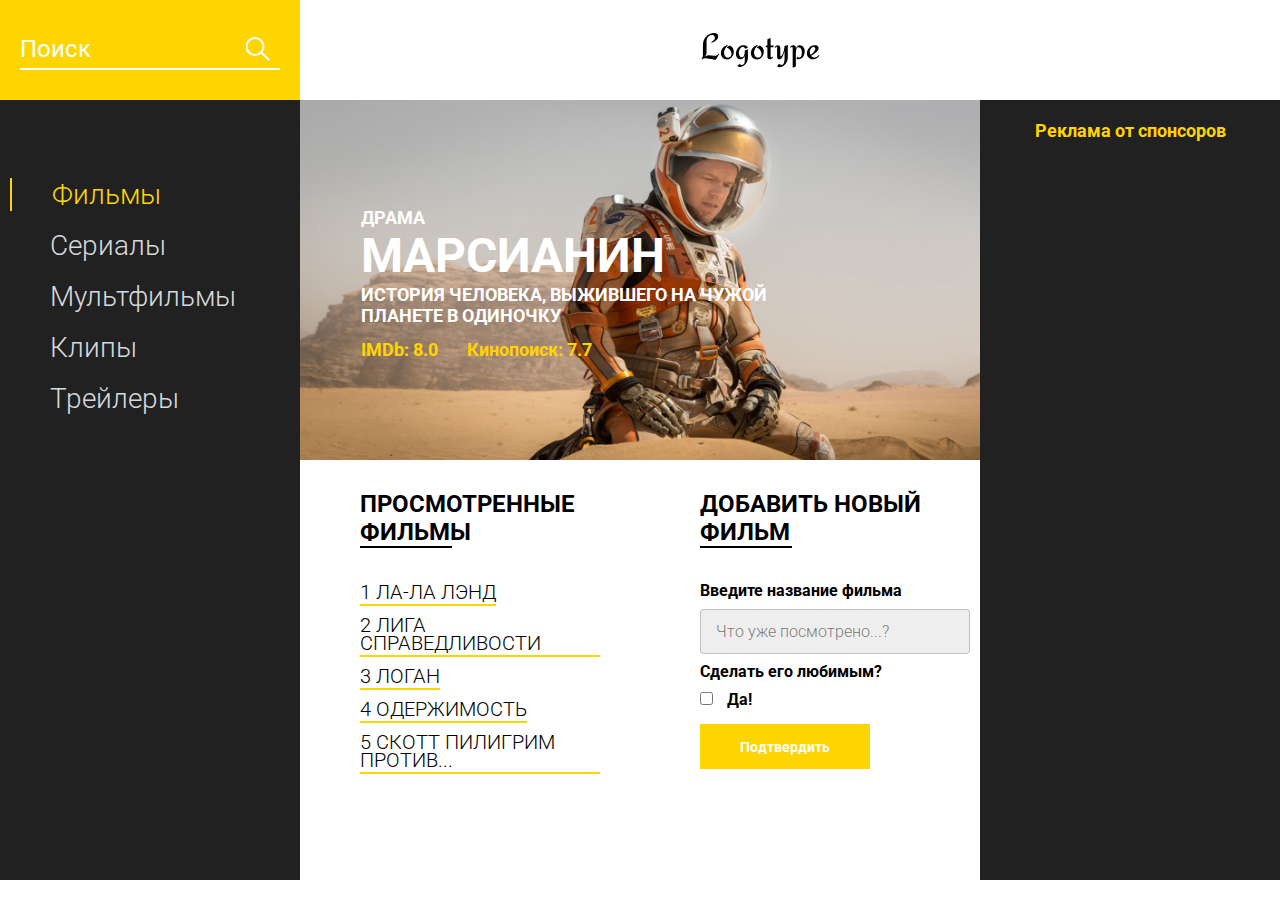
<file: dom practice/index.html>
<!DOCTYPE html>
<html lang="en">
<head>
    <meta charset="UTF-8">
    <meta name="viewport" content="width=device-width, initial-scale=1.0">
    <title>Movie DB</title>
    <link href="https://fonts.googleapis.com/css?family=Roboto:300,400,700&display=swap&subset=cyrillic-ext" rel="stylesheet">
    <link rel="stylesheet" href="css/style.min.css">
</head>
<body>
    <header class="header">
        <div class="header__search">
            <form action="#">
                <input type="text" placeholder="Поиск">
            </form>
        </div>
        <div class="header__logo">
            <img src="icons/Logotype.svg" alt="logo">
        </div>
    </header>
    <main class="promo">
        <div class="promo__menu">
            <nav class="promo__menu-list">
                <ul>
                    <li><a class="promo__menu-item promo__menu-item_active" href="#">Фильмы</a></li>
                    <li><a class="promo__menu-item" href="#">Сериалы</a></li>
                    <li><a class="promo__menu-item" href="#">Мультфильмы</a></li>
                    <li><a class="promo__menu-item" href="#">Клипы</a></li>
                    <li><a class="promo__menu-item" href="#">Трейлеры</a></li>
                </ul>
            </nav>
        </div>
        <div class="promo__content">
            <div class="promo__bg">
                <div class="promo__genre">КОМЕДИЯ</div>
                <div class="promo__title">МАРСИАНИН</div>
                <div class="promo__descr">ИСТОРИЯ ЧЕЛОВЕКА, ВЫЖИВШЕГО НА ЧУЖОЙ ПЛАНЕТЕ В ОДИНОЧКУ</div>
                <div class="promo__ratings">
                    <span>IMDb: 8.0</span>
                    <span>Кинопоиск: 7.7</span>
                </div>
            </div>
            <div class="promo__interactive">
                <div>
                    <div class="promo__interactive-title">ПРОСМОТРЕННЫЕ ФИЛЬМЫ</div>
                    <ul class="promo__interactive-list">
                        <li class="promo__interactive-item">ЛОГАН
                            <div class="delete"></div>
                        </li>
                        <li class="promo__interactive-item">ЛИГА СПРАВЕДЛИВОСТИ
                            <div class="delete"></div>
                        </li>
                        <li class="promo__interactive-item">ЛА-ЛА ЛЭНД
                            <div class="delete"></div>
                        </li>
                        <li class="promo__interactive-item">ОДЕРЖИМОСТЬ
                            <div class="delete"></div>
                        </li>
                        <li class="promo__interactive-item">СКОТТ ПИЛИГРИМ ПРОТИВ...
                            <div class="delete"></div>
                        </li>
                    </ul>
                </div>
                <div>
                    <form class="add">
                        <div class="promo__interactive-title">ДОБАВИТЬ НОВЫЙ ФИЛЬМ</div>
                        <span>Введите название фильма</span>
                        <input class="adding__input" type="text" placeholder="Что уже посмотрено...?">
                        <span>Сделать его любимым?</span>
                        <input type="checkbox">
                        <span class="yes">Да!</span>
                        <button>Подтвердить</button>
                    </form>
                </div>
            </div>
        </div>
        <div class="promo__adv">
            <div class="promo__adv-title">Реклама от спонсоров</div>
            <img src="img/content_1.jpg" alt="some picture">
            <img src="img/content_2.jpg" alt="some picture">
            <img src="img/content_3.png" alt="some picture">
        </div>
    </main>

    <script src="js/script.js"></script>
</body>
</html>
</file>
<file: dom practice/css/style.min.css>
*{-webkit-box-sizing:border-box;box-sizing:border-box;margin:0;padding:0;font-family:'Roboto', sans-serif}.header{display:-webkit-box;display:-ms-flexbox;display:flex;height:100px}.header__search{display:-webkit-box;display:-ms-flexbox;display:flex;-webkit-box-pack:center;-ms-flex-pack:center;justify-content:center;-webkit-box-align:center;-ms-flex-align:center;align-items:center;height:100%;width:300px;background:#FFD500}.header__search form{position:relative;width:260px;height:30px}.header__search form input{width:100%;border:none;border-bottom:2px solid #fff;background-color:transparent;color:#fff;font-size:24px;line-height:28px;padding-bottom:5px;outline:none}.header__search form input::-webkit-input-placeholder{color:#fff}.header__search form input:-ms-input-placeholder{color:#fff}.header__search form input::-ms-input-placeholder{color:#fff}.header__search form input::placeholder{color:#fff}.header__search form:after{content:'';display:block;position:absolute;top:2px;right:10px;background:url("../icons/search.svg") center center/cover no-repeat;width:24px;height:24px}.header__logo{display:-webkit-box;display:-ms-flexbox;display:flex;-webkit-box-pack:center;-ms-flex-pack:center;justify-content:center;-webkit-box-align:center;-ms-flex-align:center;align-items:center;height:100%;width:calc(100% - 360px)}.promo{height:780px;display:-webkit-box;display:-ms-flexbox;display:flex}.promo__menu{width:300px;height:100%;background:#212121;padding:60px 0 0 10px}.promo__menu-item{display:block;font-size:28px;line-height:33px;color:#D6D9DC;text-decoration:none;font-weight:300;padding-left:40px;margin-top:18px}.promo__menu-item:hover{color:#FFD500}.promo__menu-item_active{border-left:2px solid  #FFD500;color:#FFD500}.promo__content{width:calc(100% - 600px)}.promo__bg{height:360px;background:url("../img/mars.webp") center center/cover no-repeat;background-position:top;padding:107px 0 0 61px}.promo__genre{font-weight:bold;font-size:18px;line-height:21px;color:#FFFFFF;text-transform:uppercase}.promo__title{font-weight:bold;font-size:48px;line-height:56px;color:#FFFFFF;text-transform:uppercase}.promo__descr{width:481px;font-weight:bold;font-size:18px;line-height:21px;color:#FFFFFF;text-transform:uppercase}.promo__ratings{margin-top:13px}.promo__ratings span{font-weight:bold;font-size:18px;line-height:21px;color:#FFD500;margin-right:25px}.promo__interactive{display:-webkit-box;display:-ms-flexbox;display:flex}.promo__interactive>div{width:50%;padding:30px 0 0 60px}.promo__interactive-title{display:inline-block;font-weight:bold;font-size:24px;line-height:28px;color:#000000}.promo__interactive-title:after{content:'';display:block;width:33%;height:2px;background-color:#000}.promo__interactive-list{list-style-type:none;margin-top:35px;display:-webkit-box;display:-ms-flexbox;display:flex;-webkit-box-orient:vertical;-webkit-box-direction:normal;-ms-flex-direction:column;flex-direction:column;-webkit-box-align:start;-ms-flex-align:start;align-items:flex-start}.promo__interactive-item{display:inline-block;position:relative;font-weight:300;font-size:20px;line-height:18px;color:#000000;margin-bottom:15px;padding-right:40px;text-transform:uppercase}.promo__interactive-item span{display:block;position:absolute;left:-30px;top:50%;-webkit-transform:translateY(-50%);transform:translateY(-50%);width:20px;height:20px;background:url("../icons/Star.svg") center center/cover no-repeat}.promo__interactive-item:before{content:'';position:absolute;bottom:-5px;display:block;width:calc(100% - 40px);height:2px;background-color:#FFD500}.promo__interactive-item:hover .delete{content:'';display:block;position:absolute;right:0px;top:50%;-webkit-transform:translateY(-50%);transform:translateY(-50%);width:20px;height:20px;background:url("../icons/trash.png") center center/cover no-repeat;cursor:pointer}.promo__interactive .add .promo__interactive-title{margin-bottom:25px}.promo__interactive .add span{display:block;margin:10px 0;font-weight:bold;font-size:16px;line-height:16px;color:#000000}.promo__interactive .add .yes{display:inline;margin-left:10px}.promo__interactive .add input[type="text"]{width:270px;height:45px;line-height:50px;font-size:16px;background:rgba(196,196,196,0.29);border:1px solid rgba(0,0,0,0.19);padding:0 15px;outline:none;border-radius:4px}.promo__interactive .add input[type="text"]::-webkit-input-placeholder{font-weight:300;font-size:16px;color:rgba(0,0,0,0.53)}.promo__interactive .add input[type="text"]:-ms-input-placeholder{font-weight:300;font-size:16px;color:rgba(0,0,0,0.53)}.promo__interactive .add input[type="text"]::-ms-input-placeholder{font-weight:300;font-size:16px;color:rgba(0,0,0,0.53)}.promo__interactive .add input[type="text"]::placeholder{font-weight:300;font-size:16px;color:rgba(0,0,0,0.53)}.promo__interactive .add button{display:block;margin-top:15px;width:170px;height:45px;background:#FFD500;font-weight:bold;font-size:14px;line-height:14px;color:#FFFFFF;border:none;outline:none;cursor:pointer}.promo__interactive .add button:active{-webkit-transform:scale(0.95);transform:scale(0.95)}.promo__adv{background:#212121;width:300px;height:100%}.promo__adv-title{font-weight:bold;font-size:18px;line-height:21px;color:#FFD500;margin:20px 0;text-align:center}.promo__adv img{width:100%;margin-bottom:10px}
/*# sourceMappingURL=style.min.css.map */
</file>
